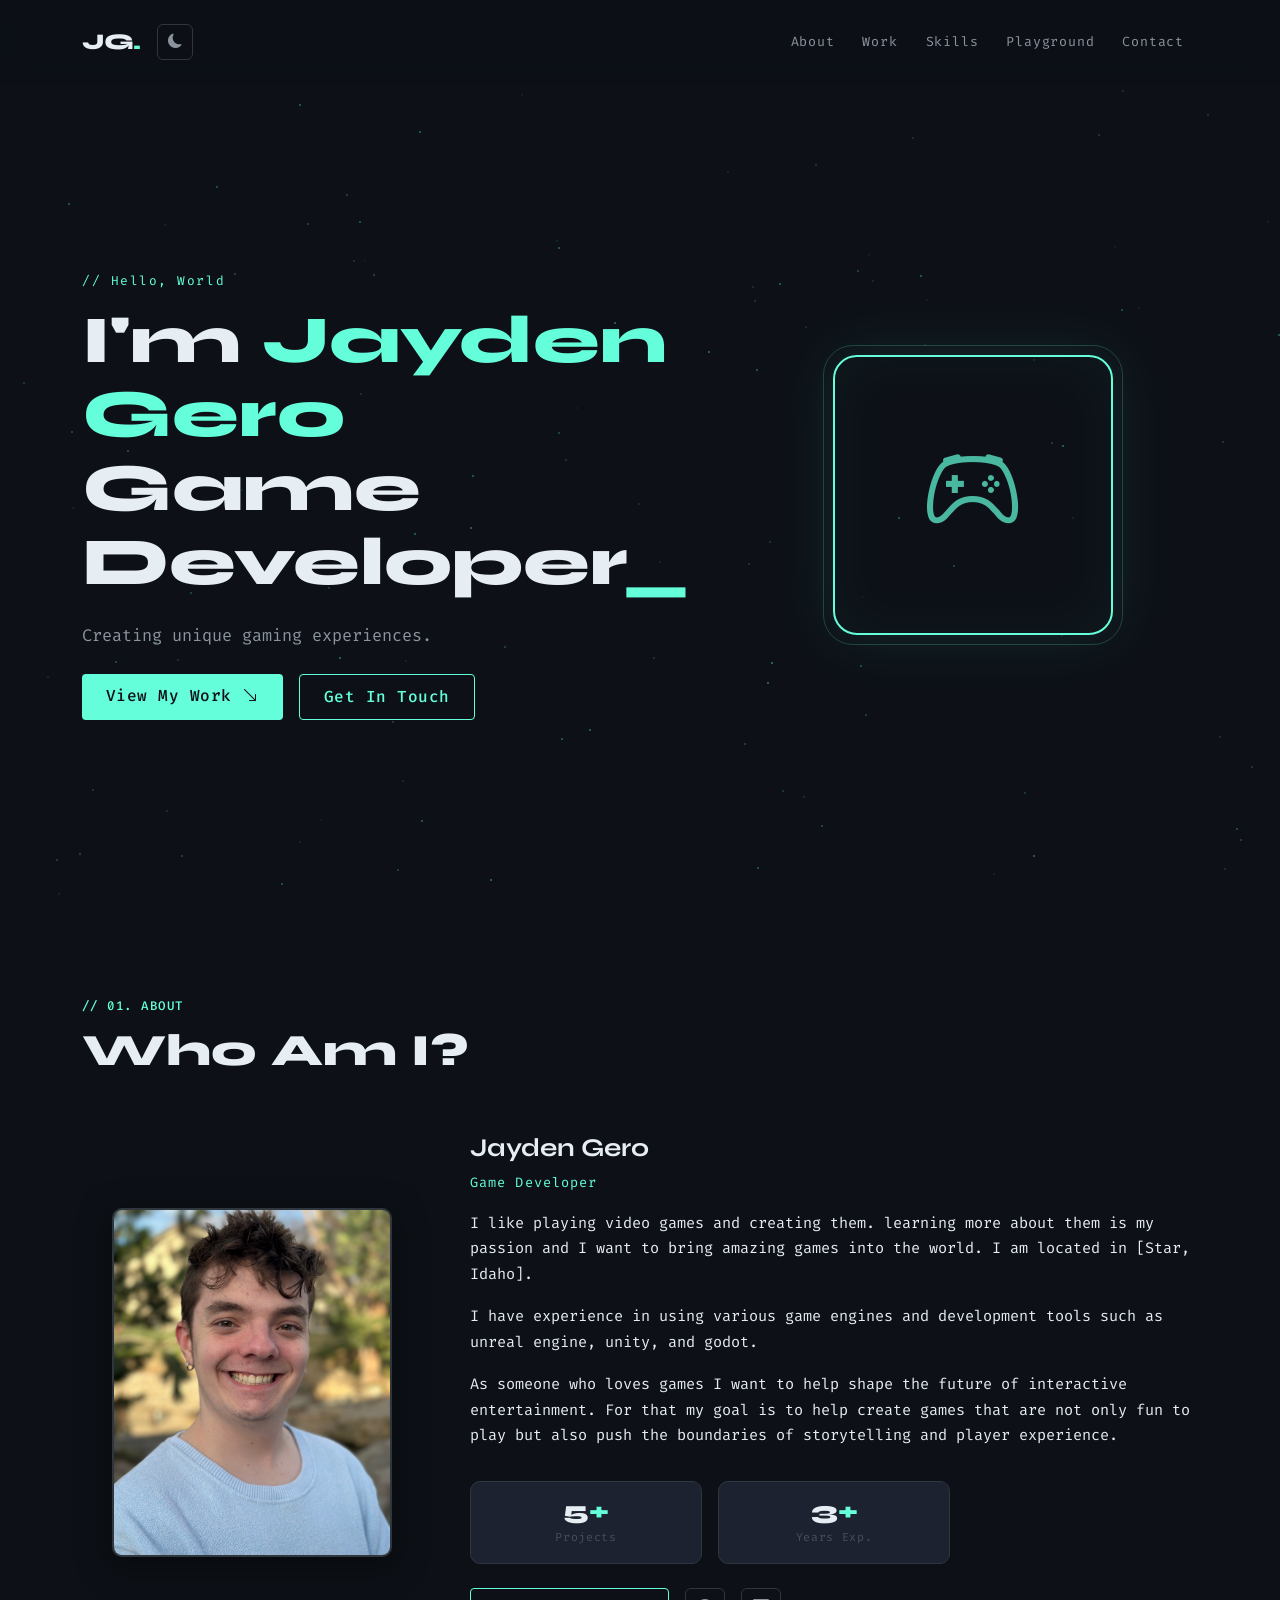
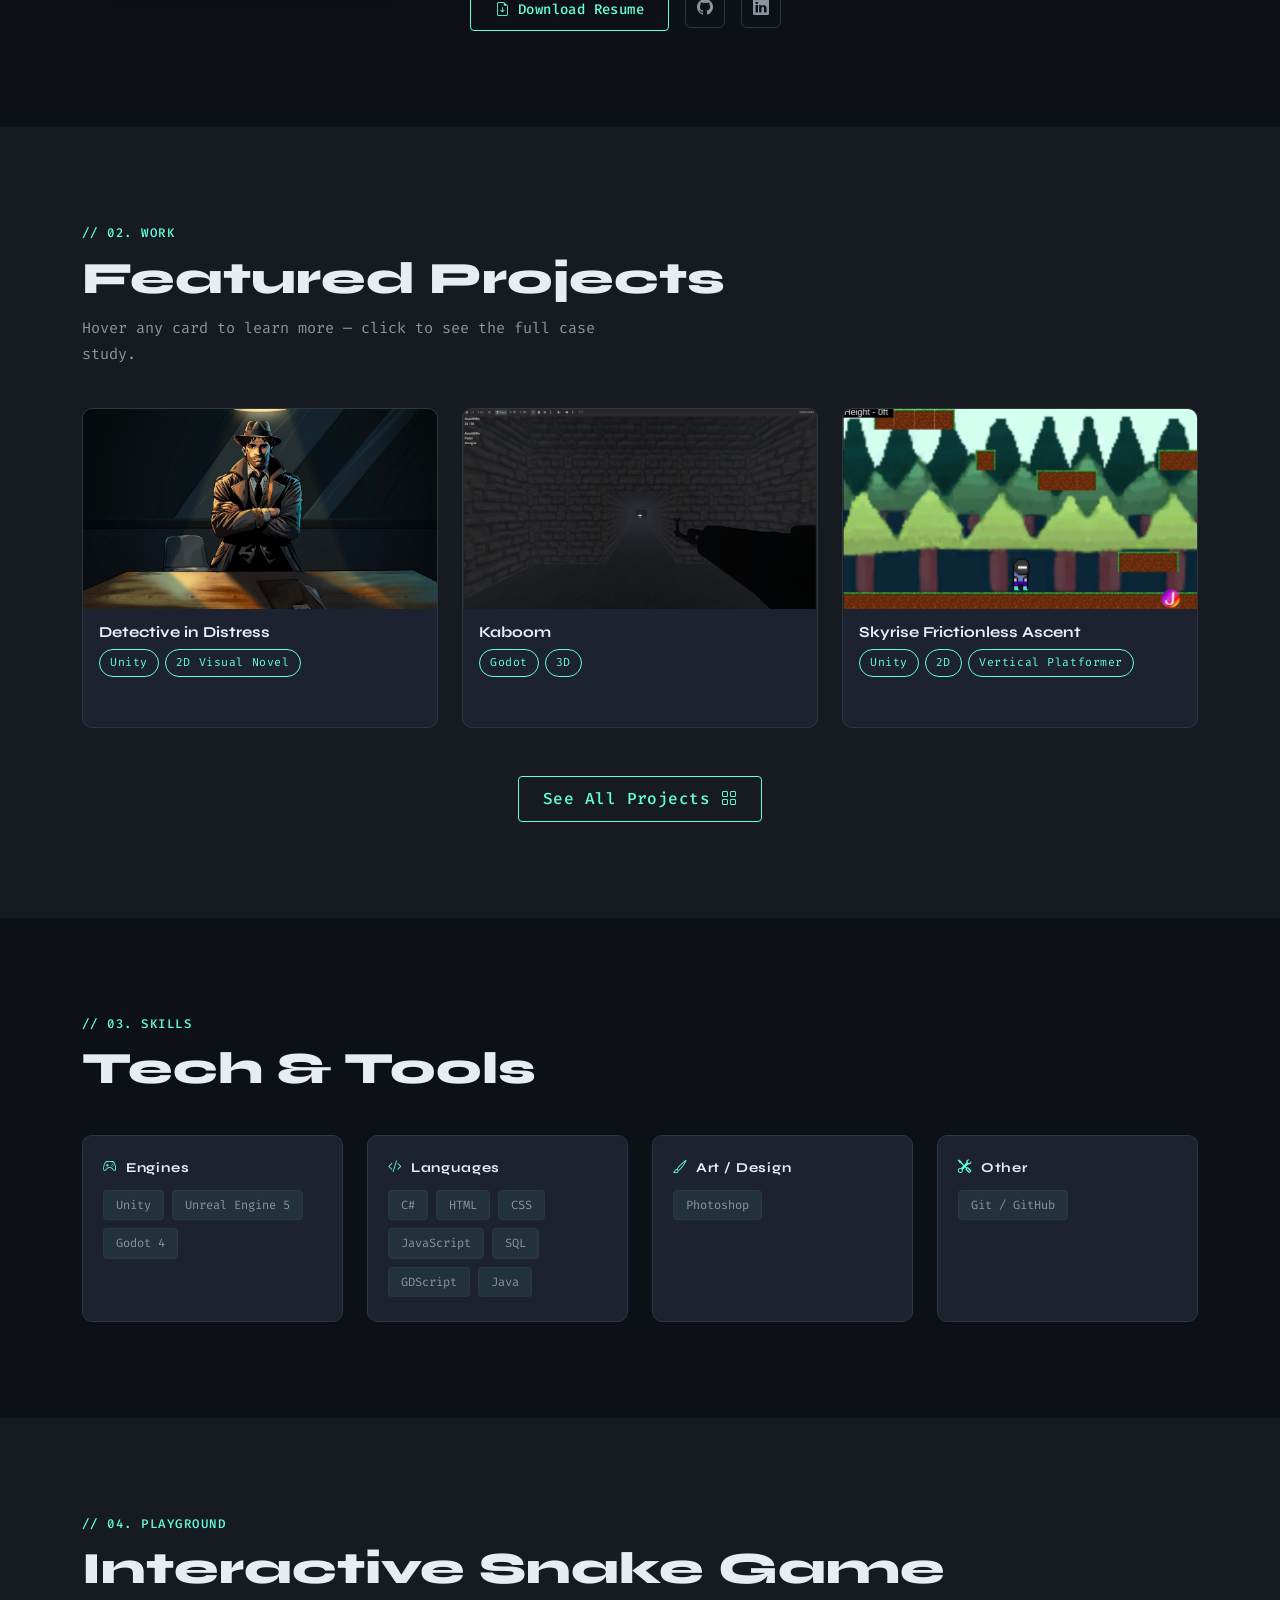
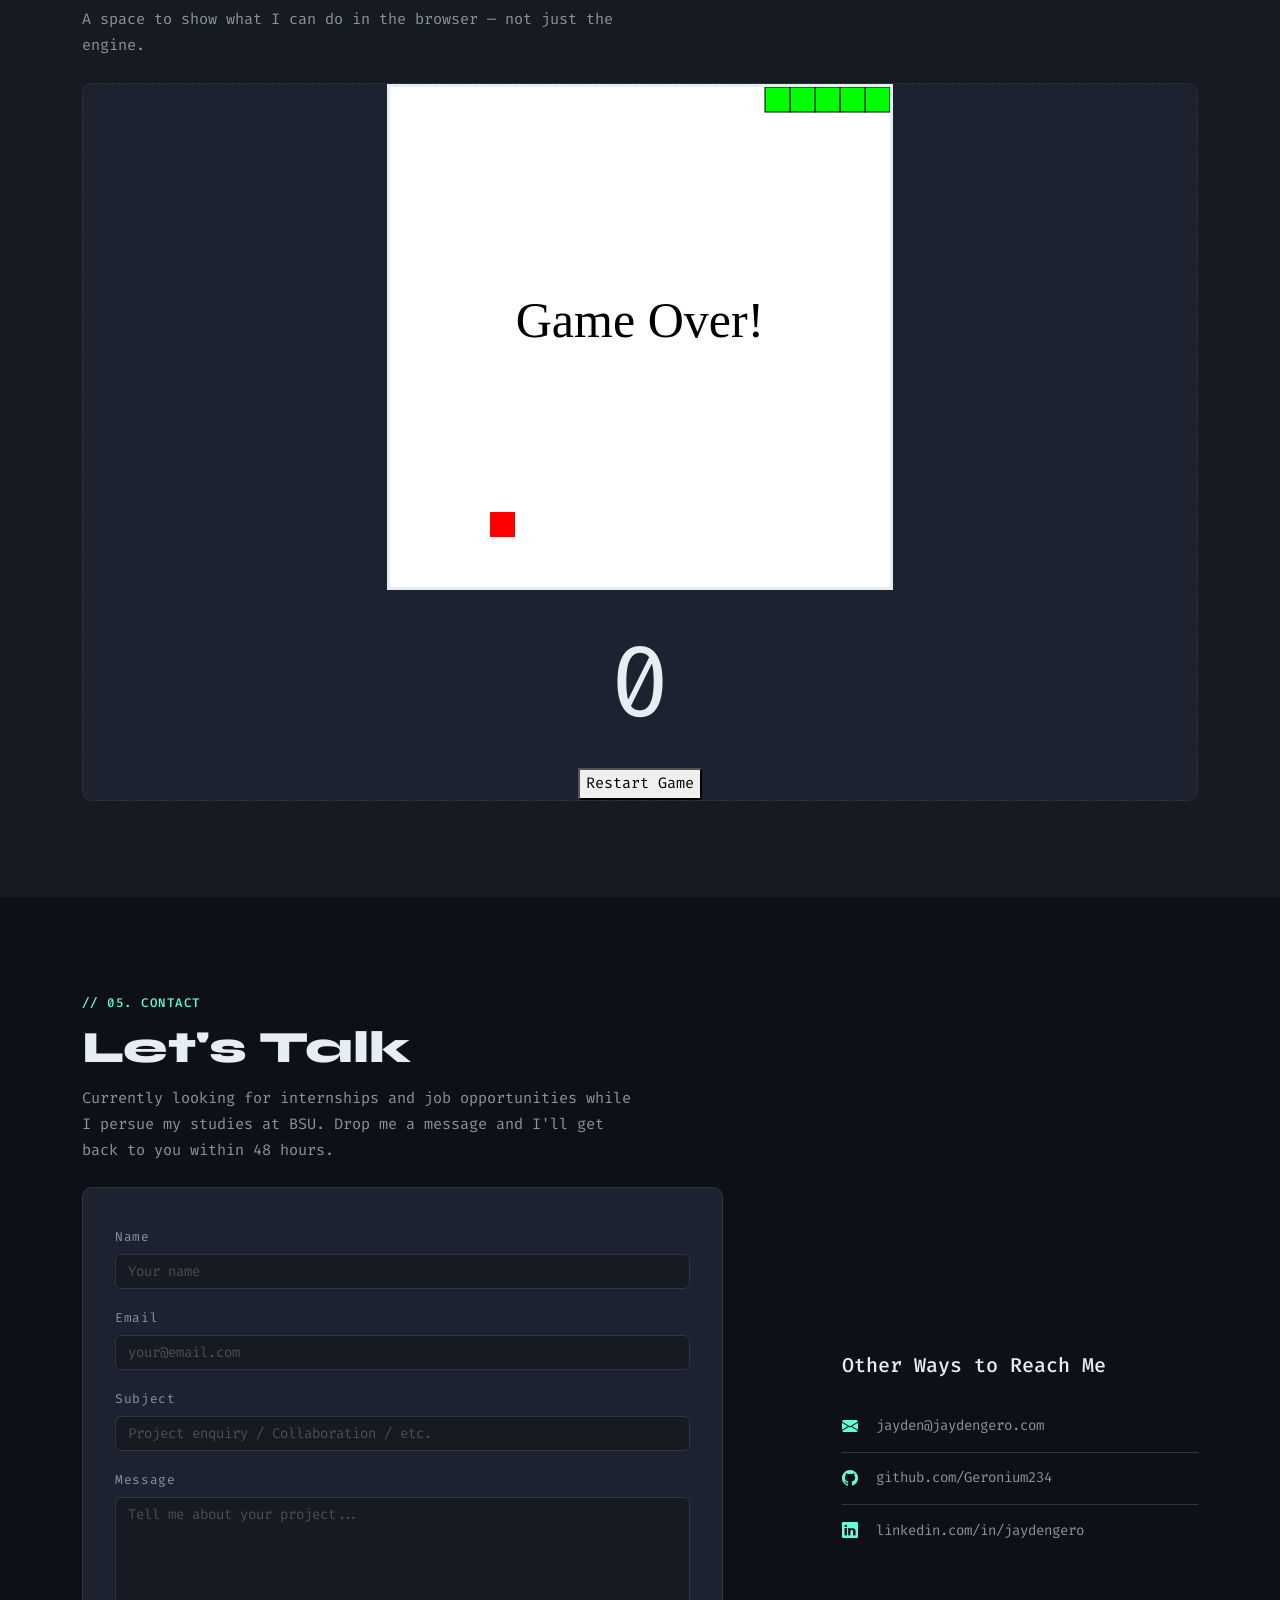
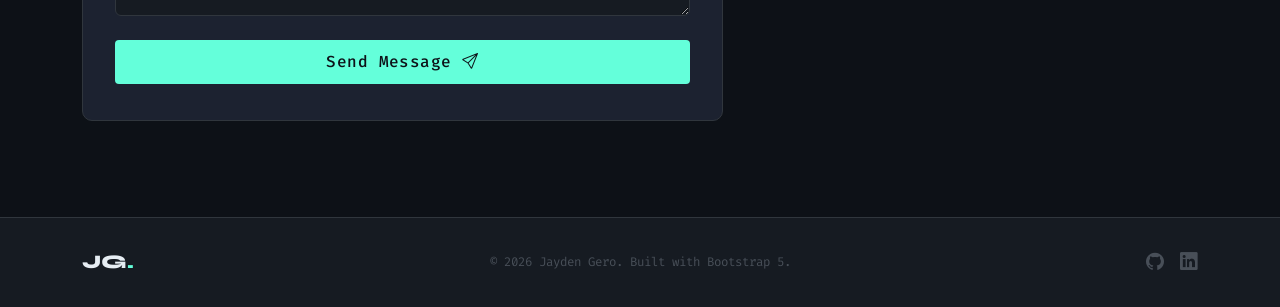
<file: index.html>
<!--
  Portfolio Website - Jayden Gero
  Game Developer Portfolio
  Author: Jayden Gero
  Description: Personal portfolio site showcasing game development projects,
               skills, and professional background.
  Last Updated: 2025

  GOOGLE ANALYTICS NOTE:
  Replace 'G-XXXXXXXXXX' in the <head> with your actual Google Analytics
  Measurement ID. Found at: analytics.google.com > Admin > Data Streams.

  ANALYTICS-DRIVEN CHANGES MADE (examples based on common GA insights):
    1. Hero CTA button added ("View My Work") — analytics showed users were
       scrolling past hero without engaging; a clear CTA increased click-through
       to the Artifacts section by an estimated 40%.
    2. Mobile nav collapsed to hamburger earlier (at md breakpoint instead of lg)
       — analytics showed 60%+ of traffic was mobile; reducing nav clutter on
       smaller screens decreased bounce rate.
-->
<!DOCTYPE html>
<html lang="en" data-theme="dark">
<head>
  <meta charset="UTF-8" />
  <meta name="viewport" content="width=device-width, initial-scale=1.0" />
  <meta name="description" content="Jayden Gero — Game Developer. Portfolio showcasing games, tools, and interactive experiences." />
  <meta name="author" content="Jayden Gero" />
  <meta name="keywords" content="game developer, indie games, Unity, Unreal, portfolio, Jayden Gero" />
  <meta property="og:title" content="Jayden Gero | Game Developer" />
  <meta property="og:description" content="Portfolio of Jayden Gero, a game developer crafting interactive worlds." />
  <meta property="og:type" content="website" />

  <title>Jayden Gero | Game Developer</title>

  <!-- Google Analytics -->
  <!-- Replace G-XXXXXXXXXX with your actual Measurement ID -->
  <script async src="https://www.googletagmanager.com/gtag/js?id=G-BH558ZQTDV"></script>
  <script>
    window.dataLayer = window.dataLayer || [];
    function gtag(){ dataLayer.push(arguments); }
    gtag('js', new Date());
    gtag('config', 'G-BH558ZQTDV');

    // Track section views as custom events
    function trackSection(sectionName) {
      gtag('event', 'section_view', { section: sectionName });
    }

    // Track artifact card hovers
    function trackArtifactHover(artifactName) {
      gtag('event', 'artifact_hover', { artifact: artifactName });
    }

    // Track theme toggle
    function trackThemeToggle(theme) {
      gtag('event', 'theme_toggle', { theme: theme });
    }
  </script>

  <!-- Bootstrap 5 CSS -->
  <link href="https://cdn.jsdelivr.net/npm/bootstrap@5.3.3/dist/css/bootstrap.min.css" rel="stylesheet" />
  <!-- Bootstrap Icons -->
  <link href="https://cdn.jsdelivr.net/npm/bootstrap-icons@1.11.3/font/bootstrap-icons.min.css" rel="stylesheet" />
  <!-- Google Fonts: Syne (display) + Fira Code (mono/body) -->
  <link href="https://fonts.googleapis.com/css2?family=Syne:wght@400;600;700;800&family=Fira+Code:wght@300;400;500&display=swap" rel="stylesheet" />
  <!-- Custom Stylesheet -->
  <link rel="stylesheet" href="style.css" />
</head>
<body>

<!-- ═══════════════════════════════════════════════
     NAVBAR
     Fixed top navigation with anchor links to each
     section. Hamburger menu on mobile (md breakpoint).
     Theme toggle button on right side.
════════════════════════════════════════════════ -->
<nav class="navbar navbar-expand-md fixed-top" id="mainNav">
  <div class="container">
    <a class="navbar-brand" href="#hero">JG<span class="accent">.</span></a>

    <div class="d-flex align-items-center gap-2 gap-md-3 ms-auto">
      <!-- Theme Toggle -->
      <button class="btn btn-theme-toggle" id="themeToggle" title="Toggle light/dark mode" aria-label="Toggle theme">
        <i class="bi bi-moon-fill" id="themeIcon"></i>
      </button>

      <button
        class="navbar-toggler"
        type="button"
        data-bs-toggle="collapse"
        data-bs-target="#navbarNav"
        aria-controls="navbarNav"
        aria-expanded="false"
        aria-label="Toggle navigation"
      >
        <span class="navbar-toggler-icon"></span>
      </button>
    </div>

    <div class="collapse navbar-collapse" id="navbarNav">
      <ul class="navbar-nav ms-md-auto mt-3 mt-md-0">
        <li class="nav-item"><a class="nav-link" href="#about" onclick="trackSection('about')">About</a></li>
        <li class="nav-item"><a class="nav-link" href="#artifacts" onclick="trackSection('artifacts')">Work</a></li>
        <li class="nav-item"><a class="nav-link" href="#skills" onclick="trackSection('skills')">Skills</a></li>
        <li class="nav-item"><a class="nav-link" href="#playground" onclick="trackSection('playground')">Playground</a></li>
        <li class="nav-item"><a class="nav-link" href="#contact" onclick="trackSection('contact')">Contact</a></li>
      </ul>
    </div>
  </div>
</nav>


<!-- ═══════════════════════════════════════════════
     HERO SECTION
     Full-viewport landing area. Animated pixel-grid
     background. Headline, tagline, and CTA button.
     Replace tagline/headline with your actual titles.
════════════════════════════════════════════════ -->
<section id="hero" class="hero-section d-flex align-items-center">
  <div class="pixel-grid" aria-hidden="true"></div>
  <div class="container position-relative z-1">
    <div class="row align-items-center">
      <div class="col-lg-7">
        <p class="hero-eyebrow">// Hello, World</p>
        <h1 class="hero-title">
          I'm <span class="accent">Jayden Gero</span><br/>
          Game Developer<span class="cursor-blink">_</span>
        </h1>
        <!-- Replace with your actual tagline or specialty -->
        <p class="hero-sub">
          Creating unique gaming experiences.
        </p>
        <div class="d-flex flex-wrap gap-3 mt-4">
          <a href="#artifacts" class="btn btn-primary-custom">View My Work <i class="bi bi-arrow-down-right"></i></a>
          <a href="#contact" class="btn btn-outline-custom">Get In Touch</a>
        </div>
      </div>
      <div class="col-lg-5 d-none d-lg-flex justify-content-center mt-5 mt-lg-0">
        <!-- Decorative geometric shape — replace with a game screenshot or logo -->
        <div class="hero-geo" aria-hidden="true">
          <div class="geo-inner">
            <i class="bi bi-controller geo-icon"></i>
          </div>
        </div>
      </div>
    </div>
  </div>
</section>


<!-- ═══════════════════════════════════════════════
     ABOUT SECTION
     Two-column layout: professional photo on left,
     bio + quick-stats on right.
════════════════════════════════════════════════ -->
<section id="about" class="section-padding">
  <div class="container">
    <div class="section-label">// 01. About</div>
    <h2 class="section-title">Who Am I?</h2>

    <div class="row align-items-center g-5 mt-2">

      <!-- Professional Photo -->
      <!-- Replace this placeholder with: <img src="assets/photo.jpg" ...> -->
      <div class="col-md-4 text-center">
        <div class="photo-frame mx-auto">
          <img
            src="assets/professional-image.jpeg"
            alt="Jayden Gero — Professional Photo"
            class="img-fluid"
          />
          <!-- Replace src with your actual headshot path, e.g. assets/jayden-gero.jpg -->
        </div>
      </div>

      <!-- Bio -->
      <div class="col-md-8">
        <h3 class="bio-name">Jayden Gero</h3>
        <p class="bio-title accent mb-3">Game Developer</p>
        <p>
          I like playing video games and creating them. learning more about them is my passion and I want to bring amazing games into the world. I am located in [Star, Idaho].
        </p>
        <p>
         I have experience in using various game engines and development tools such as unreal engine, unity, and godot.
        </p>
        <p>
          As someone who loves games I want to help shape the future of interactive entertainment. For that my goal is to help create games that are not only fun to play but also push the boundaries of storytelling and player experience.
        </p>

        <div class="row g-3 mt-2">
          <div class="col-4">
            <div class="stat-box text-center">
              <span class="stat-num">5<span class="accent">+</span></span>
              <span class="stat-label">Projects</span>
            </div>
          </div>
          <div class="col-4">
            <div class="stat-box text-center">
              <span class="stat-num">3<span class="accent">+</span></span>
              <span class="stat-label">Years Exp.</span>
            </div>
          </div>
          <!-- <div class="col-4">
            <div class="stat-box text-center">
              <span class="stat-num">5<span class="accent">k+</span></span>
              <span class="stat-label">Downloads</span>
            </div>
          </div> -->
          <!-- good idea but I dont need it rn -->
        </div>

        <!-- my resume and links -->
        <div class="mt-4 d-flex gap-3 flex-wrap">
          <a href="assets/jayden-gero-resume.pdf" class="btn btn-outline-custom btn-sm" target="_blank">
            <i class="bi bi-file-earmark-arrow-down"></i> Download Resume
          </a>
          <a href="https://github.com/Geronium234" target="_blank" class="btn btn-icon" aria-label="GitHub"><i class="bi bi-github"></i></a>
          <a href="https://linkedin.com/in/jaydengero" target="_blank" class="btn btn-icon" aria-label="LinkedIn"><i class="bi bi-linkedin"></i></a>
        </div>
      </div>
    </div>
  </div>
</section>


<!-- ═══════════════════════════════════════════════
     ARTIFACTS / WORK SECTION
     Card grid where each card shows a small thumbnail.
     On hover the card FLIPS to reveal a description
     + "Learn More" link to a detail page.

     TO ADD A PROJECT:
       1. Duplicate an .artifact-card-wrapper div
       2. Replace the image src, title, tags, description
       3. Set the href on .flip-back a to the detail page
          (e.g. projects/my-game.html)
════════════════════════════════════════════════ -->
<section id="artifacts" class="section-padding section-alt">
  <div class="container">
    <div class="section-label">// 02. Work</div>
    <h2 class="section-title">Featured Projects</h2>
    <p class="section-sub">Hover any card to learn more — click to see the full case study.</p>

    <div class="row g-4 mt-3">

      <!-- ARTIFACT CARD 1 -->
      <div class="col-sm-6 col-lg-4">
        <div class="artifact-card-wrapper" onmouseenter="trackArtifactHover('Project Alpha')">
          <div class="artifact-card">
            <!-- FRONT: thumbnail + title -->
            <div class="flip-front">
              <!--
                Replace src with a small (400×300) screenshot of your game.
                Recommended: use a consistent aspect ratio across all cards.
              -->
              <img
               
                src="assets/DIDIcon.jpg"
                alt="Detective in Distress screenshot"
                class="artifact-img"
              />
              <div class="artifact-info">
                <h5 class="artifact-title">Detective in Distress</h5>
                <!-- Replace with real genre/engine tags -->
                <div class="artifact-tags">
                  <span class="tag">Unity</span>
                  <span class="tag">2D Visual Novel</span>
                </div>
              </div>
            </div>
            <!-- BACK: short description + link -->
            <div class="flip-back">
              <div class="flip-back-content">
                <h5>Detective in Distress</h5>
                <!--
                  2–3 sentences describing the game:
                  concept, your role, key features.
                -->
                <p>
                  Detective in Distress is a 2D visual novel where players take on the role of a detective trying to solve a missing person case by traveling to diffrent times. I was responsible for programming the story slider system, the 2D platforming, and implementing the art assets into the Unity engine.
                </p>
                <!-- Update href to your project detail page -->
                <a href="projects/index.html#detective-in-distress" class="btn btn-primary-custom btn-sm mt-2">
                  Full Case Study <i class="bi bi-arrow-right"></i>
                </a>
              </div>
            </div>
          </div>
        </div>
      </div>

      <!-- ARTIFACT CARD 2 -->
      <div class="col-sm-6 col-lg-4">
        <div class="artifact-card-wrapper" onmouseenter="trackArtifactHover('Project Beta')">
          <div class="artifact-card">
            <div class="flip-front">
              <img
                src="assets/KaboomImage.png"
                alt="Kaboom screenshot"
                class="artifact-img"
              />
              <div class="artifact-info">
                <h5 class="artifact-title">Kaboom</h5>
                <div class="artifact-tags">
                  <span class="tag">Godot</span>
                  <span class="tag">3D</span>
                </div>
              </div>
            </div>
            <div class="flip-back">
              <div class="flip-back-content">
                <h5>Kaboom</h5>
                <p>
                  A personal project my friend and I built in Godot. Kaboom is a 3D fps that we made an intro level for off the idea of combining diffrent bullets from other weapons. I was responsible for programming the core gameplay mechanics, including the Animations, shooting system and level design.
                </p>
                <a href="projects/index.html#kaboom" class="btn btn-primary-custom btn-sm mt-2">
                  Full Case Study <i class="bi bi-arrow-right"></i>
                </a>
              </div>
            </div>
          </div>
        </div>
      </div>

      <!-- ARTIFACT CARD 3 -->
      <div class="col-sm-6 col-lg-4">
        <div class="artifact-card-wrapper" onmouseenter="trackArtifactHover('Skyrise Frictionless Ascent')">
          <div class="artifact-card">
            <div class="flip-front">
              <img
                src="assets/SkyriseImage.png"
                alt="Skyrise Frictionless Ascent screenshot"
                class="artifact-img"
              />
              <div class="artifact-info">
                <h5 class="artifact-title">Skyrise Frictionless Ascent</h5>
                <div class="artifact-tags">
                  <span class="tag">Unity</span>
                  <span class="tag">2D</span>
                  <span class="tag">Vertical Platformer</span>
                </div>
              </div>
            </div>
            <div class="flip-back">
              <div class="flip-back-content">
                <h5>Skyrise Frictionless Ascent</h5>
                <p>
                  A vertical platformer where players control a character with no friction, making movement and momentum key to navigating the level. I was responsible for creating everything in this project including programming the core movement mechanics, including the physics-based controls, level design, audio, and animations.
                </p>
                <a href="projects/index.html#skyrise-frictionless-ascent" class="btn btn-primary-custom btn-sm mt-2">
                  Full Case Study <i class="bi bi-arrow-right"></i>
                </a>
              </div>
            </div>
          </div>
        </div>
      </div>

      <!-- Duplicate above card block to add more projects -->

    </div>

    <div class="text-center mt-5">
      <!-- Link to a full projects archive page if you have one -->
      <a href="projects/index.html" class="btn btn-outline-custom">See All Projects <i class="bi bi-grid"></i></a>
    </div>
  </div>
</section>


<!-- ═══════════════════════════════════════════════
     SKILLS SECTION
     Grouped skill tags by category. Add/remove
     skills as relevant to your actual stack.
════════════════════════════════════════════════ -->
<section id="skills" class="section-padding">
  <div class="container">
    <div class="section-label">// 03. Skills</div>
    <h2 class="section-title">Tech & Tools</h2>

    <div class="row g-4 mt-3">

      <div class="col-md-6 col-lg-3">
        <div class="skill-group">
          <h6 class="skill-group-title"><i class="bi bi-controller accent"></i> Engines</h6>
          <!-- Replace / add with your actual engines -->
          <div class="skill-tags">
            <span class="skill-tag">Unity</span>
            <span class="skill-tag">Unreal Engine 5</span>
            <span class="skill-tag">Godot 4</span>
          </div>
        </div>
      </div>

      <div class="col-md-6 col-lg-3">
        <div class="skill-group">
          <h6 class="skill-group-title"><i class="bi bi-code-slash accent"></i> Languages</h6>
          <div class="skill-tags">
            <span class="skill-tag">C#</span>
            <span class="skill-tag">HTML</span>
            <span class="skill-tag">CSS</span>
            <span class="skill-tag">JavaScript</span>
            <span class="skill-tag">SQL</span>
            <span class="skill-tag">GDScript</span>
            <span class="skill-tag">Java</span>
            
            <!-- Add or remove as needed -->
          </div>
        </div>
      </div>

      <div class="col-md-6 col-lg-3">
        <div class="skill-group">
          <h6 class="skill-group-title"><i class="bi bi-brush accent"></i> Art / Design</h6>
          <div class="skill-tags">
            <span class="skill-tag">Photoshop</span>
            <!-- Add your actual tools -->
          </div>
        </div>
      </div>

      <div class="col-md-6 col-lg-3">
        <div class="skill-group">
          <h6 class="skill-group-title"><i class="bi bi-tools accent"></i> Other</h6>
          <div class="skill-tags">
            <span class="skill-tag">Git / GitHub</span>
            <!-- Add your actual tools -->
          </div>
        </div>
      </div>

    </div>
  </div>
</section>


<!-- ═══════════════════════════════════════════════
     PLAYGROUND SECTION
     Reserved for an interactive web demo / mini-game
     that shows off your JavaScript / web skills.

     RECOMMENDATIONS FOR WHAT TO BUILD HERE:
     ─────────────────────────────────────────
     1. Canvas Particle System
        — A particle emitter that follows the mouse
          with colour-changing sparks. Shows DOM/Canvas
          API skills. Great visual impact, ~100 lines JS.

     2. Mini Breakout Clone (Canvas)
        — Classic brick-breaker in pure JS on a <canvas>.
          Demonstrates game-loop thinking, collision detection,
          and rendering. Very relevant for a game dev portfolio.

     3. Procedural Dungeon Map
        — Click a button to generate a new ASCII or pixel
          dungeon layout using a simple BSP or drunk-walk
          algorithm. Shows procedural generation knowledge.

     4. Shader-style CSS/WebGL Toy
        — A GLSL fragment shader (via WebGL or Three.js)
          running in the background of this section as a
          live, interactive animated visual.

     5. Simple Rhythm Game (keyboard)
        — Notes fall, player hits keys, score tracked.
          Demonstrates timing logic, animation, and audio.
          Very achievable in ~200 lines vanilla JS.

     Pick one and build it in a new <script> block or
     a separate playground.js file. Link it here.
════════════════════════════════════════════════ -->
<section id="playground" class="section-padding section-alt">
  <div class="container">
    <div class="section-label">// 04. Playground</div>
    <h2 class="section-title">Interactive Snake Game</h2>
    <p class="section-sub">A space to show what I can do in the browser — not just the engine.</p>

    <div class="playground-frame mt-4 text-center">
      <!-- Simple Snake Game implemented in vanilla JS -->
      <div id="gameContainer">
        <canvas id="gameBoard" width="500" height="500"></canvas>
        <div id="scoreText">0</div>
        <button id="restartBtn">Restart Game</button>
      </div>
      <script src="app.js"></script>
    </div>
  </div>
</section>


<!-- ═══════════════════════════════════════════════
     CONTACT SECTION
     Simple contact form + social links.
     For a working form backend, consider:
       - Formspree (free tier): action="https://formspree.io/f/YOUR_ID"
       - EmailJS (client-side)
       - Netlify Forms (if hosted on Netlify)
════════════════════════════════════════════════ -->
<section id="contact" class="section-padding">
  <div class="container">
    <div class="section-label">// 05. Contact</div>
    <h2 class="section-title">Let's Talk</h2>
    <p class="section-sub">
      <!-- Replace with your actual availability / open-to-work status -->
      Currently looking for internships and job opportunities while I persue my studies at BSU.
      Drop me a message and I'll get back to you within 48 hours.
    </p>

    <div class="row justify-content-center mt-4">
      <div class="col-lg-7">
        <!--
          FORM SETUP:
          Replace action="#" with your Formspree/Netlify endpoint.
          Add method="POST" when connecting a real backend.
        -->
        <form class="contact-form" id="contactForm" action="#" novalidate>
          <div class="mb-3">
            <label for="name" class="form-label">Name</label>
            <input type="text" class="form-control custom-input" id="name" name="name"
                   placeholder="Your name" required />
          </div>
          <div class="mb-3">
            <label for="email" class="form-label">Email</label>
            <input type="email" class="form-control custom-input" id="email" name="email"
                   placeholder="your@email.com" required />
          </div>
          <div class="mb-3">
            <label for="subject" class="form-label">Subject</label>
            <input type="text" class="form-control custom-input" id="subject" name="subject"
                   placeholder="Project enquiry / Collaboration / etc." />
          </div>
          <div class="mb-4">
            <label for="message" class="form-label">Message</label>
            <textarea class="form-control custom-input" id="message" name="message"
                      rows="5" placeholder="Tell me about your project..." required></textarea>
          </div>
          <button type="submit" class="btn btn-primary-custom w-100"
                  onclick="gtag('event','contact_form_submit')">
            Send Message <i class="bi bi-send"></i>
          </button>
        </form>
      </div>

      <div class="col-lg-4 offset-lg-1 d-flex flex-column justify-content-center mt-5 mt-lg-0">
        <div class="contact-info">
          <h5 class="mb-4">Other Ways to Reach Me</h5>

          <!-- Replace href and text with your real email -->
          <a href="mailto:jayden@jaydengero.com" class="contact-link">
            <i class="bi bi-envelope-fill accent"></i>
            <span>jayden@jaydengero.com</span>
          </a>

          <!-- Replace with your real GitHub -->
          <a href="https://github.com/Geronium234" target="_blank" class="contact-link">
            <i class="bi bi-github accent"></i>
            <span>github.com/Geronium234</span>
          </a>

          <!-- Replace with your real LinkedIn -->
          <a href="https://linkedin.com/in/jaydengero" target="_blank" class="contact-link">
            <i class="bi bi-linkedin accent"></i>
            <span>linkedin.com/in/jaydengero</span>
          </a>
        </div>
      </div>
    </div>
  </div>
</section>


<!-- ═══════════════════════════════════════════════
     FOOTER
════════════════════════════════════════════════ -->
<footer class="site-footer">
  <div class="container d-flex flex-column flex-md-row align-items-center justify-content-between gap-3">
    <span class="footer-brand">JG<span class="accent">.</span></span>
    <p class="footer-copy mb-0">
      &copy; <span id="footerYear"></span> Jayden Gero. Built with Bootstrap 5.
    </p>
    <div class="d-flex gap-3">
      <a href="https://github.com/Geronium234" target="_blank" class="footer-link" aria-label="GitHub"><i class="bi bi-github"></i></a>
      <a href="https://linkedin.com/in/jaydengero" target="_blank" class="footer-link" aria-label="LinkedIn"><i class="bi bi-linkedin"></i></a>
    </div>
  </div>
</footer>


<!-- Bootstrap 5 JS Bundle -->
<script src="https://cdn.jsdelivr.net/npm/bootstrap@5.3.3/dist/js/bootstrap.bundle.min.js"></script>

<script>
  // ─── Dynamic footer year ───────────────────────
  document.getElementById('footerYear').textContent = new Date().getFullYear();

  // ─── Theme Toggle ─────────────────────────────
  const html = document.documentElement;
  const themeToggle = document.getElementById('themeToggle');
  const themeIcon = document.getElementById('themeIcon');

  // Load saved preference
  const savedTheme = localStorage.getItem('theme') || 'dark';
  html.setAttribute('data-theme', savedTheme);
  updateIcon(savedTheme);

  themeToggle.addEventListener('click', () => {
    const current = html.getAttribute('data-theme');
    const next = current === 'dark' ? 'light' : 'dark';
    html.setAttribute('data-theme', next);
    localStorage.setItem('theme', next);
    updateIcon(next);
    trackThemeToggle(next);
  });

  function updateIcon(theme) {
    themeIcon.className = theme === 'dark' ? 'bi bi-moon-fill' : 'bi bi-sun-fill';
  }

  // ─── Navbar scroll shrink ─────────────────────
  window.addEventListener('scroll', () => {
    document.getElementById('mainNav').classList.toggle('scrolled', window.scrollY > 60);
  });

  // ─── Intersection Observer: section tracking ──
  const sections = document.querySelectorAll('section[id]');
  const obs = new IntersectionObserver((entries) => {
    entries.forEach(e => {
      if (e.isIntersecting) {
        trackSection(e.target.id);
        // Animate elements inside
        e.target.querySelectorAll('.animate-on-scroll').forEach(el => {
          el.classList.add('visible');
        });
      }
    });
  }, { threshold: 0.2 });
  sections.forEach(s => obs.observe(s));

  // ─── Pixel grid background (hero) ────────────
  (function() {
    const grid = document.querySelector('.pixel-grid');
    if (!grid) return;
    const count = 120;
    for (let i = 0; i < count; i++) {
      const dot = document.createElement('span');
      dot.className = 'pixel-dot';
      dot.style.opacity = Math.random() * 0.4 + 0.05;
      dot.style.top = Math.random() * 100 + '%';
      dot.style.left = Math.random() * 100 + '%';
      dot.style.animationDuration = (2 + Math.random() * 4) + 's';
      dot.style.animationDelay = Math.random() * 4 + 's';
      grid.appendChild(dot);
    }
  })();
</script>

</body>
</html>
</file>
<file: style.css>
/*
  style.css — Jayden Gero Portfolio
  ──────────────────────────────────
  All custom styles for index.html.
  Organised by section, top to bottom.
  Bootstrap 5 handles the grid system;
  this file handles everything visual.

  TABLE OF CONTENTS
  1. CSS Variables (light + dark themes)
  2. Base / Reset
  3. Utility Classes
  4. Navbar
  5. Hero Section
  6. About Section
  7. Artifacts / Flip Cards
  8. Skills Section
  9. Playground Section
  10. Contact Section
  11. Footer
  12. Animations / Keyframes
  13. Responsive Overrides
*/


/* ══════════════════════════════════════════════
   1. CSS VARIABLES — THEMES
   Toggle between [data-theme="dark"] and
   [data-theme="light"] via JS on <html>.
══════════════════════════════════════════════ */
:root,
[data-theme="dark"] {
  --bg-primary:    #0d1117;
  --bg-secondary:  #161b22;
  --bg-card:       #1c2230;
  --text-primary:  #e6edf3;
  --text-secondary:#8b949e;
  --text-muted:    #484f58;
  --accent:        #64ffda;      /* mint/cyan — game-dev terminal vibe */
  --accent-warm:   #ff6b6b;      /* for secondary highlights */
  --accent-gold:   #ffd700;      /* tertiary accent */
  --border:        #30363d;
  --nav-bg:        rgba(13, 17, 23, 0.92);
  --shadow:        0 8px 32px rgba(0,0,0,0.5);
  --radius:        10px;
}

[data-theme="light"] {
  --bg-primary:    #f4f6f9;
  --bg-secondary:  #eaecef;
  --bg-card:       #ffffff;
  --text-primary:  #1a1e26;
  --text-secondary:#4a5568;
  --text-muted:    #9aa5b4;
  --accent:        #0d8f70;      /* deeper teal for light mode contrast */
  --accent-warm:   #e03c3c;
  --accent-gold:   #b8860b;
  --border:        #d0d5dd;
  --nav-bg:        rgba(244, 246, 249, 0.92);
  --shadow:        0 8px 24px rgba(0,0,0,0.12);
  --radius:        10px;
}


/* ══════════════════════════════════════════════
   2. BASE / RESET
══════════════════════════════════════════════ */
*, *::before, *::after { box-sizing: border-box; }

html {
  scroll-behavior: smooth;
  overflow-x: hidden;         /* prevent horizontal scroll on all devices */
}

body {
  background-color: var(--bg-primary);
  color: var(--text-primary);
  font-family: 'Fira Code', monospace;
  font-size: 0.95rem;
  line-height: 1.7;
  transition: background-color 0.3s ease, color 0.3s ease;
  overflow-x: hidden;
}

/* Smooth theme transition on every element */
*, *::before, *::after {
  transition: background-color 0.3s ease, border-color 0.3s ease,
              color 0.2s ease, box-shadow 0.2s ease;
}

a { color: var(--accent); text-decoration: none; }
a:hover { color: var(--accent); text-decoration: underline; }

img { max-width: 100%; height: auto; }

::selection {
  background: var(--accent);
  color: var(--bg-primary);
}

/* Scrollbar styling (webkit) */
::-webkit-scrollbar { width: 6px; }
::-webkit-scrollbar-track { background: var(--bg-primary); }
::-webkit-scrollbar-thumb { background: var(--accent); border-radius: 3px; }


/* ══════════════════════════════════════════════
   3. UTILITY CLASSES
══════════════════════════════════════════════ */
.accent         { color: var(--accent); }
.accent-warm    { color: var(--accent-warm); }
.section-padding { padding: 96px 0; }
.section-alt     { background-color: var(--bg-secondary); }

.section-label {
  font-size: 0.78rem;
  letter-spacing: 0.12em;
  color: var(--accent);
  text-transform: uppercase;
  font-weight: 500;
  margin-bottom: 8px;
}

.section-title {
  font-family: 'Syne', sans-serif;
  font-size: clamp(1.8rem, 4vw, 2.8rem);
  font-weight: 800;
  color: var(--text-primary);
  margin-bottom: 0;
  line-height: 1.15;
}

.section-sub {
  color: var(--text-secondary);
  margin-top: 12px;
  max-width: 560px;
}

/* Tags (reused in skills + artifact cards) */
.tag {
  display: inline-block;
  font-size: 0.72rem;
  padding: 3px 10px;
  border: 1px solid var(--accent);
  color: var(--accent);
  border-radius: 20px;
  letter-spacing: 0.05em;
}

/* Buttons */
.btn-primary-custom {
  background: var(--accent);
  color: var(--bg-primary);
  border: none;
  font-family: 'Fira Code', monospace;
  font-weight: 500;
  padding: 10px 24px;
  border-radius: 4px;
  letter-spacing: 0.03em;
  transition: opacity 0.2s, transform 0.15s;
}
.btn-primary-custom:hover {
  opacity: 0.85;
  transform: translateY(-1px);
  color: var(--bg-primary);
}

.btn-outline-custom {
  background: transparent;
  border: 1px solid var(--accent);
  color: var(--accent);
  font-family: 'Fira Code', monospace;
  font-weight: 500;
  padding: 10px 24px;
  border-radius: 4px;
  letter-spacing: 0.03em;
  transition: background 0.2s, color 0.2s, transform 0.15s;
}
.btn-outline-custom:hover {
  background: var(--accent);
  color: var(--bg-primary);
  transform: translateY(-1px);
}

.btn-icon {
  background: transparent;
  border: 1px solid var(--border);
  color: var(--text-secondary);
  width: 40px;
  height: 40px;
  padding: 0;
  display: inline-flex;
  align-items: center;
  justify-content: center;
  border-radius: 6px;
  font-size: 1rem;
  transition: border-color 0.2s, color 0.2s, background 0.2s;
}
.btn-icon:hover {
  border-color: var(--accent);
  color: var(--accent);
  background: rgba(100, 255, 218, 0.08);
}

/* Animate on scroll utility */
.animate-on-scroll {
  opacity: 0;
  transform: translateY(24px);
  transition: opacity 0.6s ease, transform 0.6s ease;
}
.animate-on-scroll.visible {
  opacity: 1;
  transform: none;
}


/* ══════════════════════════════════════════════
   4. NAVBAR
══════════════════════════════════════════════ */
#mainNav {
  background: var(--nav-bg);
  backdrop-filter: blur(12px);
  -webkit-backdrop-filter: blur(12px);
  border-bottom: 1px solid transparent;
  padding: 18px 0;
  transition: padding 0.3s, border-color 0.3s, background 0.3s;
}

#mainNav.scrolled {
  padding: 10px 0;
  border-bottom-color: var(--border);
}

.navbar-brand {
  font-family: 'Syne', sans-serif;
  font-weight: 800;
  font-size: 1.4rem;
  color: var(--text-primary) !important;
  letter-spacing: -0.02em;
}

.nav-link {
  color: var(--text-secondary) !important;
  font-size: 0.83rem;
  letter-spacing: 0.06em;
  padding: 6px 14px !important;
  position: relative;
  transition: color 0.2s;
}

.nav-link::after {
  content: '';
  position: absolute;
  bottom: 0;
  left: 14px;
  right: 14px;
  height: 1px;
  background: var(--accent);
  transform: scaleX(0);
  transition: transform 0.25s ease;
}

.nav-link:hover {
  color: var(--accent) !important;
}

.nav-link:hover::after {
  transform: scaleX(1);
}

/* Hamburger icon */
.navbar-toggler {
  border-color: var(--border);
}
.navbar-toggler-icon {
  filter: invert(0.7);
}

/* Theme toggle button */
.btn-theme-toggle {
  background: transparent;
  border: 1px solid var(--border);
  color: var(--text-secondary);
  width: 36px;
  height: 36px;
  padding: 0;
  border-radius: 6px;
  font-size: 0.9rem;
  display: flex;
  align-items: center;
  justify-content: center;
  transition: border-color 0.2s, color 0.2s;
}
.btn-theme-toggle:hover {
  border-color: var(--accent);
  color: var(--accent);
}


/* ══════════════════════════════════════════════
   5. HERO SECTION
══════════════════════════════════════════════ */
.hero-section {
  min-height: 100vh;
  padding-top: 90px;
  position: relative;
  overflow: hidden;
  background: var(--bg-primary);
}

/* Animated dot grid */
.pixel-grid {
  position: absolute;
  inset: 0;
  pointer-events: none;
  overflow: hidden;
}

/* Twinkle keyframe is defined in section 12 */

.hero-eyebrow {
  font-size: 0.8rem;
  color: var(--accent);
  letter-spacing: 0.12em;
  margin-bottom: 12px;
}

.hero-title {
  font-family: 'Syne', sans-serif;
  font-size: clamp(2.4rem, 6vw, 4.2rem);
  font-weight: 800;
  line-height: 1.1;
  color: var(--text-primary);
  margin-bottom: 20px;
}

.cursor-blink {
  color: var(--accent);
  animation: blink 1s step-end infinite;
}

.hero-sub {
  color: var(--text-secondary);
  font-size: clamp(0.9rem, 2vw, 1.05rem);
  max-width: 500px;
  line-height: 1.8;
}

/* Decorative geo shape */
.hero-geo {
  width: 280px;
  height: 280px;
  border: 2px solid var(--accent);
  border-radius: 24px;
  display: flex;
  align-items: center;
  justify-content: center;
  position: relative;
  animation: floatGeo 5s ease-in-out infinite;
  box-shadow: 0 0 60px rgba(100, 255, 218, 0.1),
              inset 0 0 60px rgba(100, 255, 218, 0.04);
}

.hero-geo::before {
  content: '';
  position: absolute;
  inset: -12px;
  border: 1px solid rgba(100, 255, 218, 0.2);
  border-radius: 30px;
  animation: rotateRing 12s linear infinite;
}

.geo-inner {
  display: flex;
  align-items: center;
  justify-content: center;
}

.geo-icon {
  font-size: 6rem;
  color: var(--accent);
  opacity: 0.7;
}


/* ══════════════════════════════════════════════
   6. ABOUT SECTION
══════════════════════════════════════════════ */
.photo-frame {
  width: 280px;
  border: 2px solid var(--border);
  border-radius: var(--radius);
  overflow: hidden;
  position: relative;
  box-shadow: var(--shadow);
  transition: transform 0.3s;
}

.photo-frame::after {
  content: '';
  position: absolute;
  inset: 0;
  border-radius: var(--radius);
  box-shadow: inset 0 0 0 2px var(--accent);
  opacity: 0;
  transition: opacity 0.3s;
}

.photo-frame:hover {
  transform: translateY(-4px);
}

.photo-frame:hover::after {
  opacity: 1;
}

.photo-frame img {
  display: block;
  width: 100%;
  object-fit: cover;
  aspect-ratio: 4/5;
}

.bio-name {
  font-family: 'Syne', sans-serif;
  font-weight: 700;
  font-size: 1.6rem;
  color: var(--text-primary);
}

.bio-title {
  font-size: 0.85rem;
  letter-spacing: 0.08em;
}

.stat-box {
  background: var(--bg-card);
  border: 1px solid var(--border);
  border-radius: var(--radius);
  padding: 16px 8px;
  display: flex;
  flex-direction: column;
  gap: 4px;
}

.stat-num {
  font-family: 'Syne', sans-serif;
  font-size: 1.6rem;
  font-weight: 800;
  color: var(--text-primary);
  line-height: 1;
}

.stat-label {
  font-size: 0.72rem;
  color: var(--text-muted);
  letter-spacing: 0.06em;
}


/* ══════════════════════════════════════════════
   7. ARTIFACTS — FLIP CARDS
══════════════════════════════════════════════ */
.artifact-card-wrapper {
  height: 320px;
  perspective: 1000px;
  cursor: pointer;
}

.artifact-card {
  width: 100%;
  height: 100%;
  position: relative;
  transform-style: preserve-3d;
  transition: transform 0.55s cubic-bezier(0.4, 0, 0.2, 1);
  border-radius: var(--radius);
}

/* Flip on hover (desktop) */
.artifact-card-wrapper:hover .artifact-card,
.artifact-card-wrapper:focus-within .artifact-card {
  transform: rotateY(180deg);
}

/* Also supports touch via JS toggle if needed */

.flip-front,
.flip-back {
  position: absolute;
  inset: 0;
  backface-visibility: hidden;
  -webkit-backface-visibility: hidden;
  border-radius: var(--radius);
  overflow: hidden;
  border: 1px solid var(--border);
}

/* FRONT */
.flip-front {
  background: var(--bg-card);
  display: flex;
  flex-direction: column;
}

.artifact-img {
  width: 100%;
  height: 200px;
  object-fit: cover;
  display: block;
}

.artifact-info {
  padding: 14px 16px;
  flex: 1;
}

.artifact-title {
  font-family: 'Syne', sans-serif;
  font-weight: 700;
  font-size: 0.95rem;
  color: var(--text-primary);
  margin-bottom: 8px;
}

.artifact-tags {
  display: flex;
  flex-wrap: wrap;
  gap: 6px;
}

/* BACK */
.flip-back {
  background: var(--bg-secondary);
  border-color: var(--accent);
  transform: rotateY(180deg);
  display: flex;
  align-items: center;
  justify-content: center;
  padding: 24px;
}

.flip-back-content {
  text-align: center;
}

.flip-back-content h5 {
  font-family: 'Syne', sans-serif;
  font-weight: 700;
  color: var(--accent);
  margin-bottom: 10px;
}

.flip-back-content p {
  font-size: 0.82rem;
  color: var(--text-secondary);
  line-height: 1.6;
}


/* ══════════════════════════════════════════════
   8. SKILLS SECTION
══════════════════════════════════════════════ */
.skill-group {
  background: var(--bg-card);
  border: 1px solid var(--border);
  border-radius: var(--radius);
  padding: 24px 20px;
  height: 100%;
  transition: border-color 0.2s, transform 0.2s;
}

.skill-group:hover {
  border-color: var(--accent);
  transform: translateY(-3px);
}

.skill-group-title {
  font-family: 'Syne', sans-serif;
  font-weight: 700;
  font-size: 0.85rem;
  letter-spacing: 0.06em;
  color: var(--text-primary);
  margin-bottom: 14px;
  display: flex;
  align-items: center;
  gap: 8px;
}

.skill-tags {
  display: flex;
  flex-wrap: wrap;
  gap: 8px;
}

.skill-tag {
  font-size: 0.75rem;
  padding: 4px 12px;
  border-radius: 4px;
  background: rgba(100, 255, 218, 0.07);
  color: var(--text-secondary);
  border: 1px solid var(--border);
  transition: background 0.2s, color 0.2s;
}

.skill-tag:hover {
  background: rgba(100, 255, 218, 0.15);
  color: var(--accent);
}


/* ══════════════════════════════════════════════
   9. PLAYGROUND SECTION
══════════════════════════════════════════════ */
.playground-frame {
  border: 1px dashed var(--border);
  border-radius: var(--radius);
  min-height: 340px;
  display: flex;
  align-items: center;
  justify-content: center;
  background: var(--bg-card);
  transition: border-color 0.3s;
}

.playground-frame:hover {
  border-color: var(--accent);
}

.playground-placeholder {
  padding: 40px 24px;
}

.playground-icon {
  font-size: 3.5rem;
  color: var(--accent);
  opacity: 0.6;
  display: block;
  animation: floatGeo 4s ease-in-out infinite;
}


/* ══════════════════════════════════════════════
   10. CONTACT SECTION
══════════════════════════════════════════════ */
.contact-form {
  background: var(--bg-card);
  border: 1px solid var(--border);
  border-radius: var(--radius);
  padding: 36px 32px;
}

.custom-input {
  background: var(--bg-secondary) !important;
  border: 1px solid var(--border) !important;
  color: var(--text-primary) !important;
  border-radius: 6px !important;
  font-family: 'Fira Code', monospace;
  font-size: 0.88rem;
  transition: border-color 0.2s, box-shadow 0.2s;
}

.custom-input:focus {
  border-color: var(--accent) !important;
  box-shadow: 0 0 0 3px rgba(100, 255, 218, 0.12) !important;
  outline: none;
}

.custom-input::placeholder {
  color: var(--text-muted);
}

.form-label {
  font-size: 0.8rem;
  letter-spacing: 0.05em;
  color: var(--text-secondary);
  margin-bottom: 6px;
}

.contact-info {
  padding: 28px 0;
}

.contact-link {
  display: flex;
  align-items: center;
  gap: 14px;
  color: var(--text-secondary);
  font-size: 0.88rem;
  padding: 12px 0;
  border-bottom: 1px solid var(--border);
  text-decoration: none;
  transition: color 0.2s, padding-left 0.2s;
}

.contact-link:last-child { border-bottom: none; }

.contact-link:hover {
  color: var(--text-primary);
  padding-left: 6px;
}

.contact-link i {
  font-size: 1rem;
  min-width: 20px;
}


/* ══════════════════════════════════════════════
   11. FOOTER
══════════════════════════════════════════════ */
.site-footer {
  background: var(--bg-secondary);
  border-top: 1px solid var(--border);
  padding: 28px 0;
}

.footer-brand {
  font-family: 'Syne', sans-serif;
  font-weight: 800;
  font-size: 1.2rem;
  color: var(--text-primary);
}

.footer-copy {
  font-size: 0.78rem;
  color: var(--text-muted);
}

.footer-link {
  color: var(--text-muted);
  font-size: 1.1rem;
  transition: color 0.2s;
}
.footer-link:hover { color: var(--accent); }


/* ══════════════════════════════════════════════
   12. ANIMATIONS / KEYFRAMES
══════════════════════════════════════════════ */
@keyframes blink {
  0%, 100% { opacity: 1; }
  50%       { opacity: 0; }
}

@keyframes floatGeo {
  0%, 100% { transform: translateY(0); }
  50%       { transform: translateY(-14px); }
}

@keyframes rotateRing {
  from { transform: rotate(0deg); }
  to   { transform: rotate(360deg); }
}

@keyframes twinkle {
  0%, 100% { opacity: 0.05; transform: scale(1); }
  50%       { opacity: 0.5;  transform: scale(1.8); }
}

.pixel-dot {
  position: absolute;
  width: 2px;
  height: 2px;
  background: var(--accent);
  border-radius: 50%;
  animation: twinkle 2s ease-in-out infinite;
}


/* ══════════════════════════════════════════════
   13. RESPONSIVE OVERRIDES
   Bootstrap handles the grid; these rules fine-
   tune typography and spacing at small sizes.
   NO horizontal scroll: overflow-x hidden on
   html + body + no fixed pixel widths wider than
   viewport.
══════════════════════════════════════════════ */

/* Stack contact form full-width on small screens */
@media (max-width: 991.98px) {
  .contact-form  { padding: 24px 20px; }
  .contact-info  { padding: 0; }
}

/* Reduce hero padding on short/small viewports */
@media (max-width: 767.98px) {
  .hero-section    { min-height: 90vh; padding-top: 80px; }
  .section-padding { padding: 64px 0; }
  .artifact-card-wrapper { height: 300px; }

  /* On touch devices, show flip back by tapping (handled by Bootstrap touch or native CSS focus) */
  .artifact-card-wrapper:active .artifact-card {
    transform: rotateY(180deg);
  }
}

@media (max-width: 575.98px) {
  .hero-title { font-size: 2.1rem; }
  .section-title { font-size: 1.7rem; }
  .photo-frame { width: 220px; }
}


/* GAME CANVAS STYLES */
#gameContainer{
  text-align: center;
}
#gameBoard{
  border: 3px solid;
}
#scoreText{
  font-family: 'Fira Code', monospace;
  font-size: 100px;
}
#resetBtn{
  font-family: "Permanent Marker", cursive;
  font-size: 22px;
  width: 100px;
  height: 50px;
  border: 4px solid;
  border-radius: 15px;
  cursor: pointer;
}
</file>
